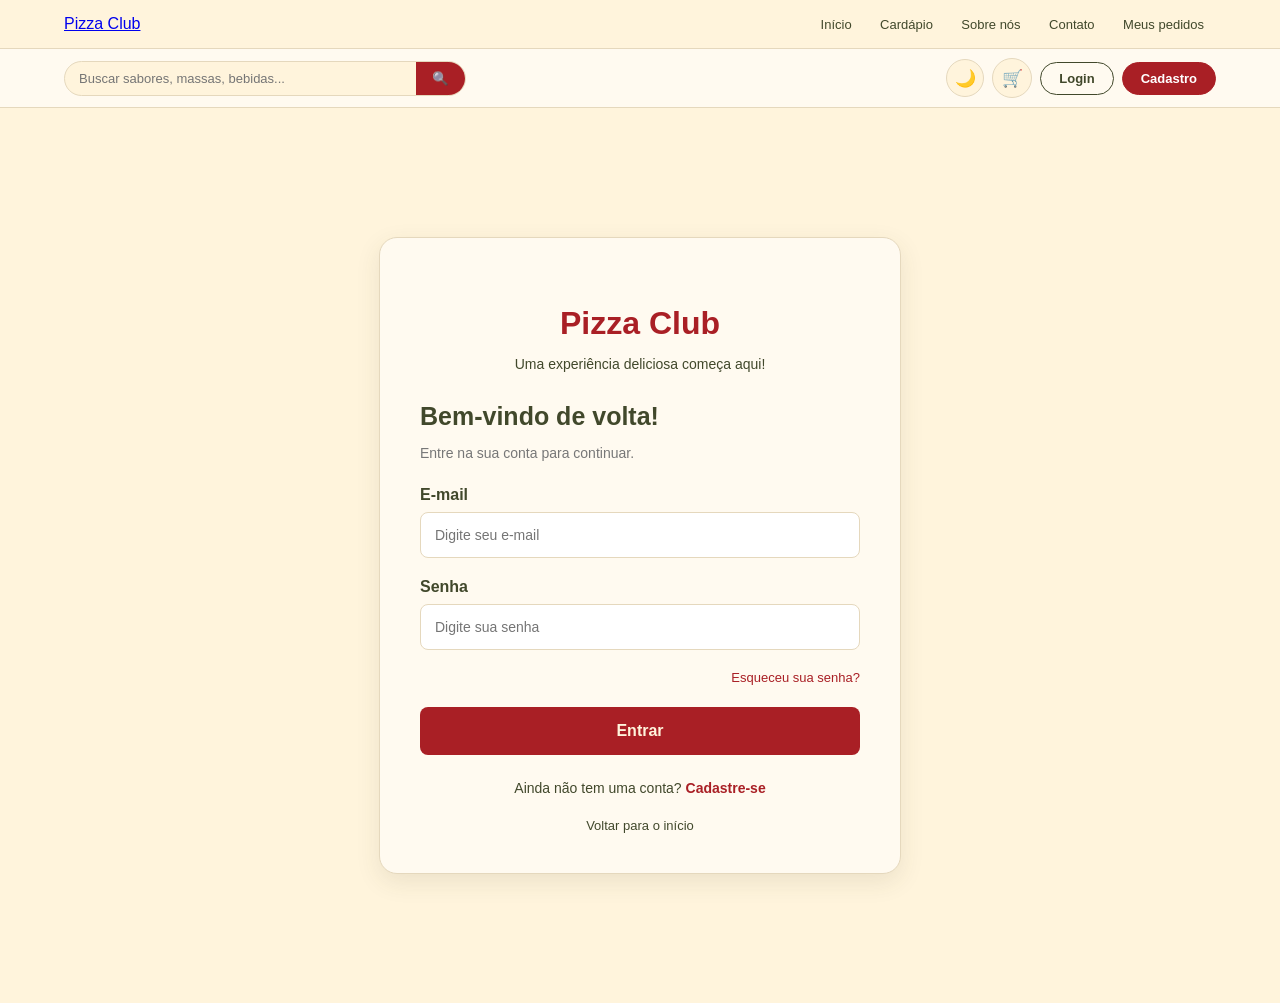
<file: login.html>
<!DOCTYPE html>
<html lang="pt-BR">
<head>
    <meta charset="UTF-8">
    <meta name="viewport" content="width=device-width, initial-scale=1.0">
    <title>Login | Pizza Club</title>
    <link rel="stylesheet" href="style.css">
</head>
<body class="pagina-login">

    <header id="pc-header">
        <nav class="menu">
            <a href="index.html" class="logo">Pizza Club</a>

            <button class="pc-menu-toggle" id="pc-menu-toggle"
                aria-label="Abrir menu">
                <span id="pc-menu-icon">☰</span>
            </button>

            <div class="links" id="pc-menu">
                <a href="index.html">Início</a>
                <a href="cardapio.html">Cardápio</a>
                <a href="sobre.html">Sobre nós</a>
                <a href="contato.html">Contato</a>
                <a href="pedidos.html">Meus pedidos</a>
            </div>
        </nav>
    </header>

    <main class="login-container">
        <section class="login-card">

            <div class="login-logo">
                <h1>Pizza Club</h1>
                <p>Uma experiência deliciosa começa aqui!</p>
            </div>

            <h2>Bem-vindo de volta!</h2>
            <p class="login-descricao">
                Entre na sua conta para continuar.
            </p>

            <form id="form-login">
                <label for="email">E-mail</label>
                <input
                    type="email"
                    id="email"
                    placeholder="Digite seu e-mail"
                    required
                >

                <label for="senha">Senha</label>
                <input
                    type="password"
                    id="senha"
                    placeholder="Digite sua senha"
                    required
                >

                <a href="#" class="esqueci-senha">
                    Esqueceu sua senha?
                </a>

                <button type="submit" class="btn-login">
                    Entrar
                </button>
            </form>

            <div class="login-cadastro">
                Ainda não tem uma conta?
                <a href="cadastro.html">Cadastre-se</a>
            </div>

            <a href="index.html" class="voltar-inicio">
                Voltar para o início
            </a>

        </section>
    </main>

    <script src="main.js"></script>
    <script>
        document.getElementById("form-login").addEventListener("submit", function(event) {
            event.preventDefault();
            alert("A tela de login está pronta visualmente. A autenticação será conectada amanhã!");
        });
    </script>

</body>
</html>
</file>
<file: style.css>
.topo {
  background-color: #41482b;
  color: #faf1dd;
  text-align: center;
  padding: 8px;
}

.menu{
  display: flex;
  align-items: center;
  justify-content: space-between;
  padding: 15px 5%;
}


.logo img {
 width: 180px;
}

.logo p{
  font-size: 9px;
  letter-spacing: 1px;
}


.links a {
text-decoration: none;
color: #41482b;
margin: 0 12px;
font-size: 13px;
}

.pedidos {
  background-color: #a91f25;
  color: white;
  text-decoration: none;
  padding: 10px 20px;
  border-radius: 20px;
  font-size: 12px;
}

.texto-banner{
  width: 50%;
}

.subtitulo {
  color: #41482b;
  font-size: 12px;
  letter-spacing: 2px;
}

.texto-banner h2{
  color: #41482b;
  font-size: 42px;
  margin: 15px 0;
}

.texto-banner h2 span{
  color: #a91f25;
}

.descricao{
  color: #41482b;
  font-size: 14px;
  line-height: 1.6;
}

.botao-banner{
  display: inline-block;
  background-color: #a91f25;
  color: white;
  text-decoration: none;
  padding: 12px 25px;
  border-radius: 25px;
  margin-top: 20px;
}

.banner{
  background-image: url(imagens/imagem-banner.png);
  background-size: cover;
  background-position: center top;
  background-repeat: no-repeat;

  min-height: 450px;

  display: flex;
  align-items: center;

  padding: 40px 5%;
}

/*CARDAPIO, RESOLVER DPS*/
  
.cardapio {
  background-color: #fff4dc;
  text-align: center;
  padding: 30px 20px;
}

.subtitulo-cardapio{
  color: #41482b;
  font-size: 11px;
  letter-spacing: 2px;
}

.cardapio h2{
  color: #a91f25;
  font-size: 32px;
  margin: 5px 0 15px;
}

.descricao-cardapio{
  color: #41482b;
  font-size: 14px;
  line-height: 1.5;
}


/* =====================================
   CARDÁPIO NA PÁGINA INICIAL
===================================== */

.cardapio-home {
    background-color: #fff4dc;
    padding: 55px 7%;
    text-align: center;
}

/* TÍTULO */

.titulo-cardapio-home p {
    color: #41482b;
    font-size: 11px;
    letter-spacing: 3px;
    margin-bottom: 8px;
}

.titulo-cardapio-home h2 {
    color: #a91f25;
    font-size: 32px;
    margin: 8px 0;
}

.titulo-cardapio-home span {
    color: #41482b;
    font-size: 13px;
    line-height: 1.6;
}

/* TRÊS PIZZAS */

.sabores-destaque {
    display: grid;
    grid-template-columns: repeat(3, 1fr);
    gap: 25px;
    margin: 35px auto;
    max-width: 1100px;
}

.sabor-card {
    background-color: #fffaf0;
    border-radius: 10px;
    padding: 10px;
    text-align: left;
    box-shadow: 0 3px 10px rgba(65, 72, 43, 0.10);
    transition: transform 0.3s;
}

.sabor-card:hover {
    transform: translateY(-5px);
}

.sabor-card img {
    width: 100%;
    aspect-ratio: 4 / 3;
    object-fit: cover;
    object-position: center;
    border-radius: 7px;
    display: block;
}

.sabor-card h3 {
    color: #41482b;
    font-size: 17px;
    margin: 12px 5px 5px;
}

.sabor-card p {
    color: #41482b;
    font-size: 12px;
    line-height: 1.5;
    margin: 5px;
}

/* BOTÃO */

.botao-cardapio-home {
    display: inline-block;
    background-color: #a91f25;
    color: white;
    text-decoration: none;
    padding: 13px 28px;
    border-radius: 25px;
    font-size: 13px;
    transition: 0.3s;
}

.botao-cardapio-home:hover {
    background-color: #41482b;
}

/* CELULAR */

@media (max-width: 700px) {

    .sabores-destaque {
        grid-template-columns: 1fr;
        max-width: 400px;
    }

    .titulo-cardapio-home h2 {
        font-size: 26px;
    }

}


/* BOTÃO DO MENU MOBILE */

.pc-menu-toggle {
    display: none;
    background: none;
    border: none;
    color: #41482b;
    font-size: 28px;
    cursor: pointer;
}


/* EFEITO DO CABEÇALHO AO ROLAR */

#pc-header.pc-scrolled {
    box-shadow: 0 3px 12px rgba(0, 0, 0, 0.10);
}


/* MENU EM TELAS MENORES */

@media (max-width: 850px) {

    .menu {
        position: relative;
        flex-wrap: wrap;
    }

    .pc-menu-toggle {
        display: block;
    }

    .links {
        display: none;
        flex-direction: column;
        width: 100%;
        gap: 20px;
        padding: 20px 0;
    }

    .links.pc-open {
        display: flex;
    }

    .pedidos {
        margin-top: 15px;
    }

}




/* =================================
   PÁGINA DO CARDÁPIO
================================= */
.banner-cardapio {
    width: 100%;
    height: 230px;
    overflow: hidden;
    background-color: #fff4dc;
}

.banner-cardapio img {
    width: 100%;
    height: 100%;
    object-fit: cover;
    object-position: center;
    display: block;
}

.banner-cardapio {
    min-height: 180px;
    background-color: #fff4dc;
    display: flex;
    align-items: center;
    overflow: hidden;
    padding: 0 4%;
}

.texto-cardapio {
    width: 58%;
    min-height: 160px;
    background-color: #41482b;
    color: #fff4dc;
    padding: 25px 35px;
    display: flex;
    flex-direction: column;
    justify-content: center;
    border-radius: 0;
    clip-path: polygon(
        2% 8%, 15% 3%, 35% 5%, 55% 2%,
        75% 5%, 98% 0%, 96% 90%, 75% 96%,
        50% 93%, 25% 98%, 3% 92%
    );
}

.texto-cardapio p {
    font-size: 11px;
    letter-spacing: 3px;
}

.texto-cardapio h1 {
    font-size: 38px;
    margin: 3px 0 8px;
}

.texto-cardapio span {
    font-size: 12px;
}

.imagem-cardapio {
    width: 42%;
    height: 180px;
}

.imagem-cardapio img {
    width: 100%;
    height: 100%;
    object-fit: cover;
    object-position: center;
}




.categorias {
    display: flex;
    justify-content: center;
    align-items: center;
    gap: 35px;
    padding: 15px;
    background-color: #fff4dc;
}

.categoria {
    border: none;
    background: transparent;
    color: #41482b;
    padding: 9px 22px;
    border-radius: 20px;
    font-size: 12px;
    cursor: pointer;
}

.categoria.ativa {
    background-color: #a91f25;
    color: white;
}




.produtos {
    background-color: #fff4dc;
    padding: 10px 5% 30px;
}

.grade-produtos {
    display: grid;
    grid-template-columns: repeat(4, 1fr);
    gap: 18px;
}

.produto {
    background-color: #fffaf0;
    border-radius: 10px;
    padding: 8px;
    box-shadow: 0 3px 10px rgba(65, 72, 43, 0.10);
    display: flex;
    flex-direction: column;
}

.produto img {
    width: 100%;
    aspect-ratio: 4 / 3;
    height: auto;
    object-fit: cover;
    object-position: center;
    border-radius: 7px;
    display: block;
}

.produto h3 {
    color: #41482b;
    font-size: 13px;
    margin: 8px 3px 4px;
}

.produto p {
    color: #41482b;
    font-size: 10px;
    line-height: 1.4;
    min-height: 30px;
    margin: 0 3px 7px;
}

.produto strong {
    display: block;
    color: #41482b;
    font-size: 12px;
    margin: 5px 3px;
}

.adicionar {
    display: block;
    background-color: #a91f25;
    color: white;
    text-decoration: none;
    text-align: center;
    font-size: 10px;
    padding: 7px;
    border-radius: 20px;
    margin-top: auto;
}




.rodape {
    background-color: #a91f25;
    color: #fff4dc;
    padding: 25px 5% 12px;
    display: grid;
    grid-template-columns: 1.4fr 1fr 1.2fr 1.2fr;
    gap: 25px;
}

.rodape-coluna img {
    width: 150px;
    margin-bottom: 10px;
}

.rodape-coluna h3 {
    font-size: 10px;
    margin-bottom: 12px;
}

.rodape-coluna p,
.rodape-coluna a {
    color: #fff4dc;
    font-size: 10px;
    line-height: 1.8;
}

.rodape-coluna a {
    display: block;
    text-decoration: none;
}

.rodape-final {
    grid-column: 1 / -1;
    border-top: 1px solid rgba(255, 244, 220, 0.4);
    padding-top: 10px;
    font-size: 9px;
}


/* RESPONSIVIDADE */

@media (max-width: 850px) {

    .banner-cardapio {
        padding-left: 3%;
    }

    .texto-cardapio {
        width: 60%;
    }

    .imagem-cardapio {
        width: 35%;
    }

    .grade-produtos {
        grid-template-columns: repeat(2, 1fr);
    }

    .rodape {
        grid-template-columns: repeat(2, 1fr);
    }

}

@media (max-width: 500px) {

    .banner-cardapio {
        min-height: 130px;
    }

    .texto-cardapio {
        padding: 15px;
    }

    .texto-cardapio h1 {
        font-size: 25px;
    }

    .texto-cardapio span {
        font-size: 10px;
    }

    .categorias {
        gap: 5px;
        padding: 12px 5px;
    }

    .categoria {
        padding: 8px 12px;
        font-size: 10px;
    }

    .grade-produtos {
        gap: 10px;
    }

    .produto img {
        height: 90px;
    }

    .rodape {
        grid-template-columns: 1fr 1fr;
        gap: 18px;
    }

}


/* =================================
   PÁGINA SOBRE NÓS
================================= */

.sobre-banner {
    display: grid;
    grid-template-columns: 1fr 1fr;
    background-color: #fff4dc;
    min-height: 420px;
}

.sobre-texto {
    padding: 65px 10%;
    display: flex;
    flex-direction: column;
    justify-content: center;
}

.sobre-subtitulo {
    color: #41482b;
    font-size: 12px;
    letter-spacing: 2px;
}

.sobre-texto h1 {
    color: #41482b;
    font-size: 40px;
    line-height: 1.05;
    margin: 12px 0;
}

.sobre-texto h1 span {
    color: #a91f25;
}

.sobre-descricao {
    color: #41482b;
    font-size: 14px;
    line-height: 1.7;
    max-width: 420px;
}

.sobre-botao {
    display: inline-block;
    background-color: #41482b;
    color: white;
    text-decoration: none;
    padding: 13px 22px;
    border-radius: 25px;
    font-size: 13px;
    margin-top: 20px;
    width: fit-content;
}

.sobre-imagem {
    min-height: 420px;
    overflow: hidden;
}

.sobre-imagem img {
    width: 100%;
    height: 100%;
    object-fit: cover;
    display: block;
}


/* DIFERENCIAIS */

.diferenciais {
    background-color: #fff4dc;
    display: grid;
    grid-template-columns: repeat(4, 1fr);
    padding: 45px 5%;
    text-align: center;
}

.diferencial {
    padding: 15px;
    border-right: 1px solid #e5d8bd;
}

.diferencial:last-child {
    border-right: none;
}

.diferencial-icone {
    color: #a91f25;
    font-size: 35px;
    margin-bottom: 12px;
}

.diferencial h3 {
    color: #41482b;
    font-size: 15px;
}

.diferencial p {
    color: #41482b;
    font-size: 12px;
    line-height: 1.5;
}


/* FRASE FINAL */

.sobre-frase {
    background-color: #41482b;
    color: #fff4dc;
    text-align: center;
    padding: 35px 20px;
    margin: 15px 5%;
    border-radius: 50% 10% 50% 10%;
}

.sobre-frase h2 {
    font-size: 19px;
    font-style: italic;
    line-height: 1.5;
}


/* CELULAR */

@media (max-width: 700px) {

    .sobre-banner {
        grid-template-columns: 1fr;
    }

    .sobre-texto {
        padding: 40px 7%;
    }

    .sobre-texto h1 {
        font-size: 32px;
    }

    .sobre-imagem {
        min-height: 280px;
    }

    .diferenciais {
        grid-template-columns: repeat(2, 1fr);
        padding: 25px 3%;
    }

    .diferencial {
        border-right: none;
        border-bottom: 1px solid #e5d8bd;
    }

    .sobre-frase {
        margin: 15px 3%;
    }

}


/* =================================
   PÁGINA DE CONTATO
================================= */

.contato {
    background-color: #fff4dc;
    display: grid;
    grid-template-columns: 1fr 1fr;
    gap: 40px;
    padding: 55px 5%;
}

.contato-informacoes {
    display: flex;
    flex-direction: column;
    justify-content: center;
}

.contato-subtitulo {
    color: #41482b;
    font-size: 12px;
    letter-spacing: 2px;
}

.contato-informacoes h1 {
    color: #41482b;
    font-size: 42px;
    line-height: 1.05;
    margin: 12px 0;
}

.contato-informacoes h1 span {
    color: #a91f25;
}

.contato-descricao {
    color: #41482b;
    font-size: 14px;
    line-height: 1.6;
    max-width: 420px;
    margin-bottom: 25px;
}

.contato-item {
    display: flex;
    align-items: center;
    gap: 15px;
    margin: 10px 0;
    color: #41482b;
}

.contato-item span {
    color: #a91f25;
    font-size: 25px;
    min-width: 25px;
}

.contato-item strong {
    font-size: 13px;
}

.contato-item p {
    font-size: 11px;
    margin: 4px 0 0;
}


/* MAPA */

.contato-formulario {
    display: flex;
    flex-direction: column;
    gap: 20px;
}

.mapa {
    height: 230px;
    background-color: #e8dfc8;
    background-image:
        linear-gradient(35deg, transparent 45%, #fff4dc 46%, #fff4dc 50%, transparent 51%),
        linear-gradient(120deg, transparent 45%, #d4c9aa 46%, #d4c9aa 49%, transparent 50%);
    background-size: 100px 100px, 130px 130px;
    display: flex;
    flex-direction: column;
    align-items: center;
    justify-content: center;
    color: #41482b;
    text-align: center;
}

.mapa-marcador {
    font-size: 35px;
}

.mapa p {
    font-size: 12px;
    margin-top: 5px;
}


/* FORMULÁRIO */

.formulario {
    display: flex;
    flex-direction: column;
    gap: 10px;
}

.formulario input,
.formulario textarea {
    width: 100%;
    box-sizing: border-box;
    border: 1px solid #e5d8bd;
    background-color: #fffaf0;
    padding: 12px;
    font-family: inherit;
    font-size: 12px;
    outline: none;
}

.formulario textarea {
    height: 100px;
    resize: vertical;
}

.formulario input:focus,
.formulario textarea:focus {
    border-color: #41482b;
}

.formulario button {
    background-color: #a91f25;
    color: white;
    border: none;
    padding: 13px;
    border-radius: 25px;
    cursor: pointer;
    font-size: 12px;
}


/* CELULAR */

@media (max-width: 700px) {

    .contato {
        grid-template-columns: 1fr;
        padding: 35px 7%;
    }

    .contato-informacoes h1 {
        font-size: 34px;
    }

    .mapa {
        height: 200px;
    }

}
 


/* LOGIN */

.pagina-login {
    background-color: #fff4dc;
}

.login-container {
    min-height: calc(100vh - 105px);
    display: flex;
    justify-content: center;
    align-items: center;
    padding: 50px 20px;
}

.login-card {
    background-color: #fffaf0;
    width: 100%;
    max-width: 440px;
    padding: 40px;
    border-radius: 18px;
    border: 1px solid #e5d8bd;
    box-shadow: 0 8px 25px rgba(65, 72, 43, 0.10);
}

.login-logo {
    text-align: center;
    margin-bottom: 30px;
}

.login-logo h1 {
    color: #a91f25;
    font-size: 32px;
    margin-bottom: 8px;
}

.login-logo p {
    color: #41482b;
    font-size: 14px;
}

.login-card h2 {
    color: #41482b;
    font-size: 25px;
    margin-bottom: 8px;
}

.login-descricao {
    color: #777;
    font-size: 14px;
    margin-bottom: 25px;
}

.login-card form {
    display: flex;
    flex-direction: column;
}

.login-card label {
    color: #41482b;
    font-weight: 600;
    margin-bottom: 8px;
}

.login-card input {
    padding: 14px;
    border: 1px solid #e5d8bd;
    border-radius: 8px;
    background-color: #fff;
    margin-bottom: 20px;
    font-size: 14px;
    outline: none;
}

.login-card input:focus {
    border-color: #41482b;
}

.esqueci-senha {
    color: #a91f25;
    text-align: right;
    font-size: 13px;
    text-decoration: none;
    margin-bottom: 22px;
}

.btn-login {
    background-color: #a91f25;
    color: #fff4dc;
    border: none;
    padding: 15px;
    border-radius: 8px;
    font-size: 16px;
    font-weight: bold;
    cursor: pointer;
    transition: 0.3s;
}

.btn-login:hover {
    background-color: #87191e;
}

.login-cadastro {
    text-align: center;
    margin-top: 25px;
    color: #41482b;
    font-size: 14px;
}

.login-cadastro a {
    color: #a91f25;
    font-weight: bold;
    text-decoration: none;
}

.voltar-inicio {
    display: block;
    text-align: center;
    margin-top: 22px;
    color: #41482b;
    font-size: 13px;
    text-decoration: none;
}

@media (max-width: 500px) {
    .login-card {
        padding: 28px 22px;
    }

    .login-container {
        padding: 30px 15px;
    }
}


/* =====================================================
   PIZZA CLUB — ACRÉSCIMOS (não altera o style.css)
   Carregue DEPOIS do style.css.
   ===================================================== */

/* ---------- Variáveis (modo claro / escuro) ---------- */
:root {
    --pc-bg: #fff4dc;
    --pc-card: #fffaf0;
    --pc-texto: #41482b;
    --pc-suave: #6d7058;
    --pc-destaque: #a91f25;
    --pc-borda: #e5d8bd;
    --pc-sombra: 0 3px 10px rgba(65, 72, 43, 0.10);
    color-scheme: light;
}

:root[data-tema="escuro"] {
    --pc-bg: #1c1b16;
    --pc-card: #27251e;
    --pc-texto: #efe4c8;
    --pc-suave: #b8ad92;
    --pc-destaque: #ff7a7f;
    --pc-borda: #3d3a2d;
    --pc-sombra: 0 3px 12px rgba(0, 0, 0, 0.45);
    color-scheme: dark;
}

/* ---------- Polimento geral ---------- */
html { scroll-behavior: smooth; }

body {
    margin: 0;
    background: var(--pc-bg);
    color: var(--pc-texto);
    font-family: "Segoe UI", Roboto, "Helvetica Neue", Arial, sans-serif;
    transition: background-color .3s, color .3s;
}

button, input, select, textarea { font-family: inherit; }

:focus-visible {
    outline: 3px solid var(--pc-destaque);
    outline-offset: 2px;
}

.links a, .pedidos, .botao-banner, .sobre-botao, .botao-cardapio-home,
.adicionar, .categoria, .formulario button, .btn-login {
    transition: filter .2s, transform .2s, background-color .2s, color .2s;
}

.links a:hover { color: var(--pc-destaque); }
.links a.pc-ativo { color: var(--pc-destaque); font-weight: 700; }

.pedidos:hover, .botao-banner:hover, .adicionar:hover,
.formulario button:hover, .sobre-botao:hover { filter: brightness(1.12); }

.categoria:hover:not(.ativa) { background: rgba(169, 31, 37, 0.12); }

.produto { transition: transform .25s, box-shadow .25s; }
.produto:hover { transform: translateY(-4px); }

/* textos do cardápio e rodapé mais legíveis */
.produto h3 { font-size: 15px; }
.produto p { font-size: 12px; }
.produto strong { font-size: 15px; }
.adicionar { font-size: 12px; padding: 9px; }
.rodape-coluna h3 { font-size: 12px; letter-spacing: 1px; }
.rodape-coluna p, .rodape-coluna a { font-size: 12px; }
.rodape-final { font-size: 11px; }

/* produtos sem foto (massas, bebidas, combos) */
.produto-emoji {
    aspect-ratio: 4 / 3;
    display: flex;
    align-items: center;
    justify-content: center;
    font-size: 52px;
    border-radius: 7px;
    background: linear-gradient(135deg, rgba(169, 31, 37, .14), rgba(65, 72, 43, .18));
}

/* ---------- Barra de ferramentas (busca, tema, carrinho, login) ---------- */
.pc-barra {
    display: flex;
    flex-wrap: wrap;
    align-items: center;
    justify-content: space-between;
    gap: 10px 16px;
    padding: 9px 5%;
    background: var(--pc-card);
    border-top: 1px solid var(--pc-borda);
    border-bottom: 1px solid var(--pc-borda);
}

.pc-busca {
    display: flex;
    flex: 1 1 240px;
    max-width: 400px;
    border: 1px solid var(--pc-borda);
    border-radius: 25px;
    overflow: hidden;
    background: var(--pc-bg);
}

.pc-busca input {
    flex: 1;
    min-width: 0;
    border: 0;
    background: transparent;
    color: var(--pc-texto);
    padding: 9px 14px;
    font-size: 13px;
    outline: none;
}

.pc-busca button {
    border: 0;
    background: #a91f25;
    color: #fff;
    padding: 0 16px;
    cursor: pointer;
}

.pc-grupo {
    display: flex;
    align-items: center;
    flex-wrap: wrap;
    gap: 8px;
}

.pc-icone {
    position: relative;
    display: inline-flex;
    align-items: center;
    justify-content: center;
    width: 38px;
    height: 38px;
    border-radius: 50%;
    border: 1px solid var(--pc-borda);
    background: var(--pc-bg);
    cursor: pointer;
    font-size: 17px;
    text-decoration: none;
    color: var(--pc-texto);
}

.pc-badge {
    position: absolute;
    top: -5px;
    right: -5px;
    min-width: 18px;
    height: 18px;
    padding: 0 4px;
    box-sizing: border-box;
    border-radius: 9px;
    background: #a91f25;
    color: #fff;
    font-size: 10px;
    font-weight: 700;
    display: flex;
    align-items: center;
    justify-content: center;
}

.pc-badge[data-zero="true"] { display: none; }

.pc-badge.pc-pulso { animation: pc-pulso .4s; }

@keyframes pc-pulso {
    50% { transform: scale(1.5); }
}

.pc-btn-pri, .pc-btn-sec {
    display: inline-block;
    padding: 8px 18px;
    border-radius: 20px;
    font-size: 13px;
    font-weight: 600;
    text-decoration: none;
    cursor: pointer;
    white-space: nowrap;
}

.pc-btn-pri { background: #a91f25; color: #fff; border: 1px solid #a91f25; }

.pc-btn-sec {
    background: transparent;
    color: var(--pc-texto);
    border: 1px solid var(--pc-texto);
}

.pc-btn-pri:hover, .pc-btn-sec:hover { filter: brightness(1.12); }

/* ---------- Aviso rápido (toast) ---------- */
.pc-toast {
    position: fixed;
    left: 50%;
    bottom: 26px;
    transform: translate(-50%, 30px);
    background: var(--pc-texto);
    color: var(--pc-bg);
    padding: 12px 22px;
    border-radius: 30px;
    font-size: 14px;
    box-shadow: 0 6px 20px rgba(0, 0, 0, .3);
    opacity: 0;
    pointer-events: none;
    transition: opacity .3s, transform .3s;
    z-index: 9999;
    max-width: 90vw;
    text-align: center;
}

.pc-toast-on { opacity: 1; transform: translate(-50%, 0); }

/* ---------- Ferramentas do cardápio ---------- */
.pc-ferramentas {
    display: flex;
    justify-content: space-between;
    align-items: center;
    flex-wrap: wrap;
    gap: 10px;
    margin: 0 0 16px;
    font-size: 13px;
    color: var(--pc-texto);
}

.pc-ferramentas select {
    padding: 8px 12px;
    border: 1px solid var(--pc-borda);
    border-radius: 20px;
    background: var(--pc-card);
    color: var(--pc-texto);
    font-size: 13px;
    margin-left: 6px;
}

/* ---------- Estrutura das novas páginas ---------- */
.pc-pagina {
    padding: 40px 5% 60px;
    min-height: 55vh;
    color: var(--pc-texto);
}

.pc-auth { max-width: 780px; margin: 0 auto; }

.pc-cabecalho { margin-bottom: 26px; }
.pc-cabecalho p { font-size: 11px; letter-spacing: 3px; margin: 0 0 6px; }
.pc-cabecalho h1 { margin: 0 0 6px; font-size: 36px; color: var(--pc-destaque); }
.pc-cabecalho span { font-size: 14px; color: var(--pc-suave); }

.pc-card {
    background: var(--pc-card);
    border: 1px solid var(--pc-borda);
    border-radius: 16px;
    padding: 26px;
    box-shadow: var(--pc-sombra);
    margin-bottom: 22px;
}

.pc-card h2 { margin: 0 0 16px; font-size: 20px; }

.pc-grid-2 {
    display: grid;
    grid-template-columns: 1fr 1fr;
    gap: 12px 18px;
}

.pc-full { grid-column: 1 / -1; }

.pc-sub { margin: 26px 0 14px; font-size: 16px; color: var(--pc-destaque); }

/* ---------- Formulários ---------- */
.pc-campo label {
    display: block;
    font-size: 13px;
    font-weight: 600;
    margin-bottom: 6px;
}

.pc-campo input, .pc-campo select, .pc-campo textarea {
    width: 100%;
    box-sizing: border-box;
    padding: 12px 14px;
    border: 1px solid var(--pc-borda);
    border-radius: 10px;
    background: var(--pc-bg);
    color: var(--pc-texto);
    font-size: 14px;
    outline: none;
}

.pc-campo textarea { resize: vertical; min-height: 80px; }

.pc-campo input:focus, .pc-campo select:focus, .pc-campo textarea:focus {
    border-color: var(--pc-texto);
}

.pc-campo input[readonly] { opacity: .65; cursor: not-allowed; }
.pc-campo .pc-invalido { border-color: #d93a42; }

.pc-erro {
    display: block;
    min-height: 16px;
    color: #c42d35;
    font-size: 12px;
    margin-top: 4px;
}

:root[data-tema="escuro"] .pc-erro { color: #ff8a8f; }

.pc-contador { font-size: 11px; color: var(--pc-suave); text-align: right; }

.pc-senha { position: relative; }
.pc-senha input { padding-right: 46px; }

.pc-olho {
    position: absolute;
    right: 6px;
    top: 50%;
    transform: translateY(-50%);
    border: 0;
    background: transparent;
    cursor: pointer;
    font-size: 18px;
}

.pc-check {
    display: flex;
    align-items: flex-start;
    gap: 8px;
    font-size: 13px;
    margin: 10px 0 4px;
}

.pc-check input { margin-top: 3px; }

.pc-botao {
    display: inline-block;
    border: 1px solid #a91f25;
    border-radius: 25px;
    padding: 13px 28px;
    background: #a91f25;
    color: #fff;
    font-size: 14px;
    font-weight: 600;
    cursor: pointer;
    text-decoration: none;
    transition: filter .2s;
}

.pc-botao:hover { filter: brightness(1.12); }

.pc-botao-sec {
    background: transparent;
    color: var(--pc-texto);
    border-color: var(--pc-texto);
}

.pc-botao-perigo {
    background: transparent;
    color: #c42d35;
    border-color: #c42d35;
}

.pc-botao-claro { background: #fff4dc; color: #41482b; border-color: #fff4dc; }

.pc-acoes-form { display: flex; flex-wrap: wrap; gap: 12px; margin-top: 18px; }

.pc-alerta {
    padding: 11px 14px;
    border-radius: 8px;
    font-size: 13px;
    margin-bottom: 14px;
    background: rgba(217, 58, 66, .12);
    color: #b52b32;
    border: 1px solid rgba(217, 58, 66, .4);
}

:root[data-tema="escuro"] .pc-alerta { color: #ff9a9f; }

.pc-alerta.pc-ok {
    background: rgba(65, 130, 60, .14);
    color: #2f6b2b;
    border-color: rgba(65, 130, 60, .45);
}

:root[data-tema="escuro"] .pc-alerta.pc-ok { color: #9ad894; }

.pc-link-form { text-align: center; margin-top: 18px; font-size: 14px; }
.pc-link-form a { color: var(--pc-destaque); font-weight: 700; text-decoration: none; }

/* ---------- Estado vazio ---------- */
.pc-vazio {
    text-align: center;
    padding: 50px 20px;
    color: var(--pc-suave);
}

.pc-vazio .pc-emoji { font-size: 54px; display: block; margin-bottom: 10px; }
.pc-vazio h2 { color: var(--pc-texto); margin: 0 0 8px; }

/* ---------- Carrinho ---------- */
.pc-carrinho {
    display: grid;
    grid-template-columns: 1fr 370px;
    gap: 24px;
    align-items: start;
}

.pc-itens { list-style: none; margin: 0; padding: 0; }

.pc-item {
    display: grid;
    grid-template-columns: 64px 1fr auto auto auto;
    gap: 14px;
    align-items: center;
    padding: 14px 0;
    border-bottom: 1px solid var(--pc-borda);
}

.pc-item:last-child { border-bottom: 0; }

.pc-item img, .pc-thumb-emoji {
    width: 64px;
    height: 64px;
    border-radius: 10px;
    object-fit: cover;
}

.pc-thumb-emoji {
    display: flex;
    align-items: center;
    justify-content: center;
    font-size: 30px;
    background: var(--pc-bg);
}

.pc-item-info strong { display: block; font-size: 15px; }
.pc-item-info span { font-size: 12px; color: var(--pc-suave); }

.pc-qtd {
    display: inline-flex;
    align-items: center;
    border: 1px solid var(--pc-borda);
    border-radius: 20px;
    overflow: hidden;
}

.pc-qtd button {
    width: 32px;
    height: 32px;
    border: 0;
    background: transparent;
    color: var(--pc-texto);
    font-size: 18px;
    cursor: pointer;
}

.pc-qtd button:hover { background: rgba(169, 31, 37, .12); }
.pc-qtd output { min-width: 28px; text-align: center; font-weight: 700; }

.pc-item-total { min-width: 80px; text-align: right; }

.pc-remover {
    border: 0;
    background: transparent;
    font-size: 18px;
    cursor: pointer;
}

.pc-resumo { position: sticky; top: 16px; }

.pc-linha {
    display: flex;
    justify-content: space-between;
    padding: 6px 0;
    font-size: 14px;
}

.pc-total {
    font-size: 19px;
    font-weight: 700;
    border-top: 1px solid var(--pc-borda);
    margin-top: 8px;
    padding-top: 12px;
}

.pc-dica { font-size: 12px; color: var(--pc-suave); margin: 4px 0 12px; }

.pc-opcoes { display: flex; gap: 10px; margin-bottom: 14px; }

.pc-opcao {
    flex: 1;
    display: flex;
    align-items: center;
    gap: 8px;
    padding: 10px 12px;
    border: 1px solid var(--pc-borda);
    border-radius: 10px;
    font-size: 14px;
    cursor: pointer;
}

.pc-opcao:has(input:checked) {
    border-color: var(--pc-destaque);
    background: rgba(169, 31, 37, .09);
}

.pc-resumo .pc-campo { margin-bottom: 8px; }
.pc-resumo .pc-botao { width: 100%; box-sizing: border-box; margin-top: 12px; text-align: center; }

.pc-limpar {
    border: 0;
    background: transparent;
    color: var(--pc-suave);
    text-decoration: underline;
    cursor: pointer;
    font-size: 13px;
    margin-top: 12px;
}

/* ---------- Pedidos ---------- */
.pc-filtros { display: flex; flex-wrap: wrap; gap: 12px; margin-bottom: 20px; }

.pc-filtros input, .pc-filtros select {
    padding: 11px 16px;
    border: 1px solid var(--pc-borda);
    border-radius: 25px;
    background: var(--pc-card);
    color: var(--pc-texto);
    font-size: 14px;
    outline: none;
}

.pc-filtros input { flex: 1 1 240px; max-width: 360px; }

.pc-pedido-topo {
    display: flex;
    justify-content: space-between;
    align-items: flex-start;
    flex-wrap: wrap;
    gap: 10px;
}

.pc-pedido-topo h2 { margin: 0; font-size: 18px; }
.pc-pedido-topo small { color: var(--pc-suave); }

.pc-status {
    display: inline-block;
    padding: 5px 14px;
    border-radius: 20px;
    font-size: 12px;
    font-weight: 700;
    background: rgba(169, 31, 37, .14);
    color: var(--pc-destaque);
}

.pc-status.pc-final { background: rgba(65, 130, 60, .18); color: #2f6b2b; }
:root[data-tema="escuro"] .pc-status.pc-final { color: #9ad894; }

.pc-progresso { display: flex; gap: 6px; margin: 14px 0; }
.pc-progresso i { flex: 1; height: 6px; border-radius: 3px; background: var(--pc-borda); }
.pc-progresso i.on { background: var(--pc-destaque); }

.pc-lista-itens { list-style: none; margin: 0 0 10px; padding: 0; font-size: 14px; }

.pc-lista-itens li {
    display: flex;
    justify-content: space-between;
    padding: 5px 0;
    border-bottom: 1px dashed var(--pc-borda);
}

.pc-meta { font-size: 13px; color: var(--pc-suave); line-height: 1.6; margin: 8px 0; }

.pc-pedido-rodape {
    display: flex;
    justify-content: space-between;
    align-items: center;
    flex-wrap: wrap;
    gap: 10px;
    margin-top: 12px;
}

.pc-pedido-rodape strong { font-size: 18px; }

/* ---------- Perfil ---------- */
.pc-perfil {
    display: grid;
    grid-template-columns: 280px 1fr;
    gap: 24px;
    align-items: start;
}

.pc-lateral { text-align: center; }

.pc-avatar {
    width: 84px;
    height: 84px;
    margin: 0 auto 12px;
    border-radius: 50%;
    background: #a91f25;
    color: #fff;
    font-size: 32px;
    font-weight: 700;
    display: flex;
    align-items: center;
    justify-content: center;
}

.pc-lateral h2 { margin: 0 0 4px; font-size: 18px; word-break: break-word; }
.pc-lateral p { margin: 2px 0; font-size: 13px; color: var(--pc-suave); word-break: break-word; }
.pc-lateral .pc-botao { width: 100%; box-sizing: border-box; margin-top: 12px; text-align: center; }

.pc-estat {
    display: flex;
    justify-content: space-around;
    margin: 16px 0 4px;
    padding-top: 14px;
    border-top: 1px solid var(--pc-borda);
}

.pc-estat strong { display: block; font-size: 20px; color: var(--pc-destaque); }
.pc-estat span { font-size: 12px; color: var(--pc-suave); }

/* ---------- Home: como funciona + chamada para cadastro ---------- */
.pc-passos { background: var(--pc-bg); padding: 55px 7%; text-align: center; color: var(--pc-texto); }
.pc-passos .pc-tit p { font-size: 11px; letter-spacing: 3px; margin: 0 0 8px; }
.pc-passos .pc-tit h2 { color: var(--pc-destaque); font-size: 30px; margin: 0 0 30px; }

.pc-passos-grade {
    display: grid;
    grid-template-columns: repeat(3, 1fr);
    gap: 25px;
    max-width: 1000px;
    margin: 0 auto;
}

.pc-passos-grade article {
    background: var(--pc-card);
    border: 1px solid var(--pc-borda);
    border-radius: 14px;
    padding: 28px 20px;
    box-shadow: var(--pc-sombra);
}

.pc-passos-grade span { font-size: 40px; display: block; margin-bottom: 10px; }
.pc-passos-grade h3 { margin: 0 0 8px; }
.pc-passos-grade p { margin: 0; font-size: 14px; line-height: 1.6; color: var(--pc-suave); }

.pc-clube {
    background: #41482b;
    color: #fff4dc;
    padding: 40px 7%;
    display: flex;
    align-items: center;
    justify-content: space-between;
    flex-wrap: wrap;
    gap: 20px;
}

.pc-clube h2 { margin: 0 0 6px; font-size: 26px; }
.pc-clube p { margin: 0; max-width: 520px; font-size: 14px; line-height: 1.6; }
.pc-clube-botoes { display: flex; gap: 12px; flex-wrap: wrap; }

/* =====================================================
   MODO ESCURO — ajustes das páginas já existentes
   ===================================================== */
:root[data-tema="escuro"] .menu { background: var(--pc-bg); }

:root[data-tema="escuro"] .logo img {
    background: #fff4dc;
    border-radius: 12px;
    padding: 4px 8px;
}

:root[data-tema="escuro"] .logo p,
:root[data-tema="escuro"] .links a,
:root[data-tema="escuro"] .pc-menu-toggle,
:root[data-tema="escuro"] .logo { color: var(--pc-texto); }

:root[data-tema="escuro"] .cardapio-home,
:root[data-tema="escuro"] .banner-cardapio,
:root[data-tema="escuro"] .categorias,
:root[data-tema="escuro"] .produtos,
:root[data-tema="escuro"] .sobre-banner,
:root[data-tema="escuro"] .diferenciais,
:root[data-tema="escuro"] .contato,
:root[data-tema="escuro"] .pagina-login { background-color: var(--pc-bg); }

:root[data-tema="escuro"] .sabor-card,
:root[data-tema="escuro"] .produto,
:root[data-tema="escuro"] .login-card {
    background-color: var(--pc-card);
    border-color: var(--pc-borda);
    box-shadow: var(--pc-sombra);
}

:root[data-tema="escuro"] .titulo-cardapio-home p,
:root[data-tema="escuro"] .titulo-cardapio-home span,
:root[data-tema="escuro"] .sabor-card h3,
:root[data-tema="escuro"] .sabor-card p,
:root[data-tema="escuro"] .categoria,
:root[data-tema="escuro"] .produto h3,
:root[data-tema="escuro"] .produto p,
:root[data-tema="escuro"] .produto strong,
:root[data-tema="escuro"] .sobre-subtitulo,
:root[data-tema="escuro"] .sobre-texto h1,
:root[data-tema="escuro"] .sobre-descricao,
:root[data-tema="escuro"] .diferencial h3,
:root[data-tema="escuro"] .diferencial p,
:root[data-tema="escuro"] .contato-subtitulo,
:root[data-tema="escuro"] .contato-informacoes h1,
:root[data-tema="escuro"] .contato-descricao,
:root[data-tema="escuro"] .contato-item,
:root[data-tema="escuro"] .mapa,
:root[data-tema="escuro"] .login-logo p,
:root[data-tema="escuro"] .login-card h2,
:root[data-tema="escuro"] .login-card label,
:root[data-tema="escuro"] .login-cadastro,
:root[data-tema="escuro"] .voltar-inicio { color: var(--pc-texto); }

:root[data-tema="escuro"] .categoria.ativa { color: #fff; }

:root[data-tema="escuro"] .login-descricao { color: var(--pc-suave); }

:root[data-tema="escuro"] .titulo-cardapio-home h2,
:root[data-tema="escuro"] .login-logo h1,
:root[data-tema="escuro"] .sobre-texto h1 span,
:root[data-tema="escuro"] .contato-informacoes h1 span,
:root[data-tema="escuro"] .diferencial-icone,
:root[data-tema="escuro"] .contato-item span,
:root[data-tema="escuro"] .esqueci-senha,
:root[data-tema="escuro"] .login-cadastro a { color: var(--pc-destaque); }

:root[data-tema="escuro"] .diferencial { border-color: var(--pc-borda); }

:root[data-tema="escuro"] .formulario input,
:root[data-tema="escuro"] .formulario textarea,
:root[data-tema="escuro"] .login-card input {
    background-color: var(--pc-bg);
    color: var(--pc-texto);
    border-color: var(--pc-borda);
}

:root[data-tema="escuro"] .mapa {
    background-color: #2d2b23;
    background-image:
        linear-gradient(35deg, transparent 45%, #3a372c 46%, #3a372c 50%, transparent 51%),
        linear-gradient(120deg, transparent 45%, #34312a 46%, #34312a 49%, transparent 50%);
}

:root[data-tema="escuro"] .rodape { background-color: #6f1519; }

/* ---------- Responsivo ---------- */
@media (max-width: 850px) {
    .pc-carrinho, .pc-perfil { grid-template-columns: 1fr; }
    .pc-resumo { position: static; }
    .pc-passos-grade { grid-template-columns: 1fr; }
    .pc-barra { justify-content: center; }
    .pc-busca { max-width: none; }
}

@media (max-width: 600px) {
    .pc-grid-2 { grid-template-columns: 1fr; }
    .pc-pagina { padding: 28px 5% 50px; }
    .pc-cabecalho h1 { font-size: 28px; }
    .pc-card { padding: 20px 16px; }
    .pc-item { grid-template-columns: 56px 1fr auto; }
    .pc-item img, .pc-thumb-emoji { width: 56px; height: 56px; }
    .pc-item-total { grid-column: 2; text-align: left; }
    .pc-opcoes { flex-direction: column; }
}
</file>
